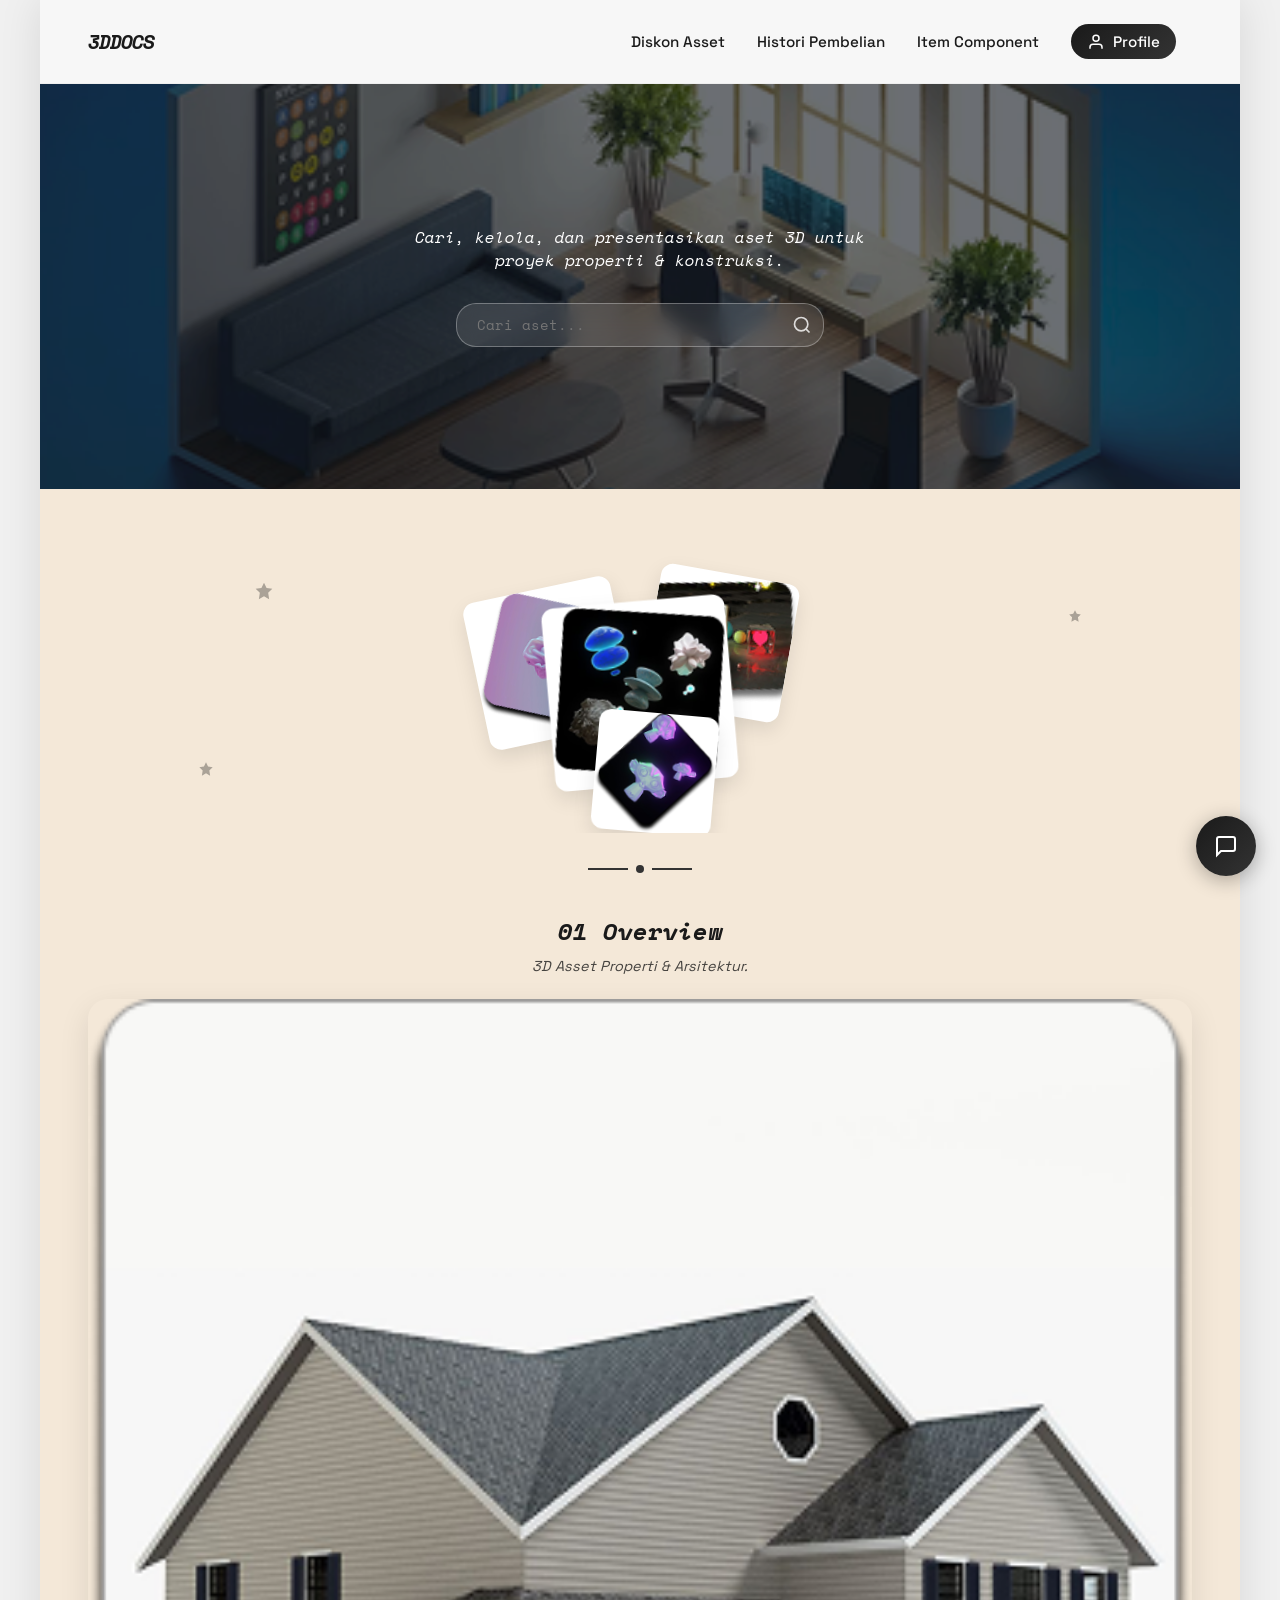
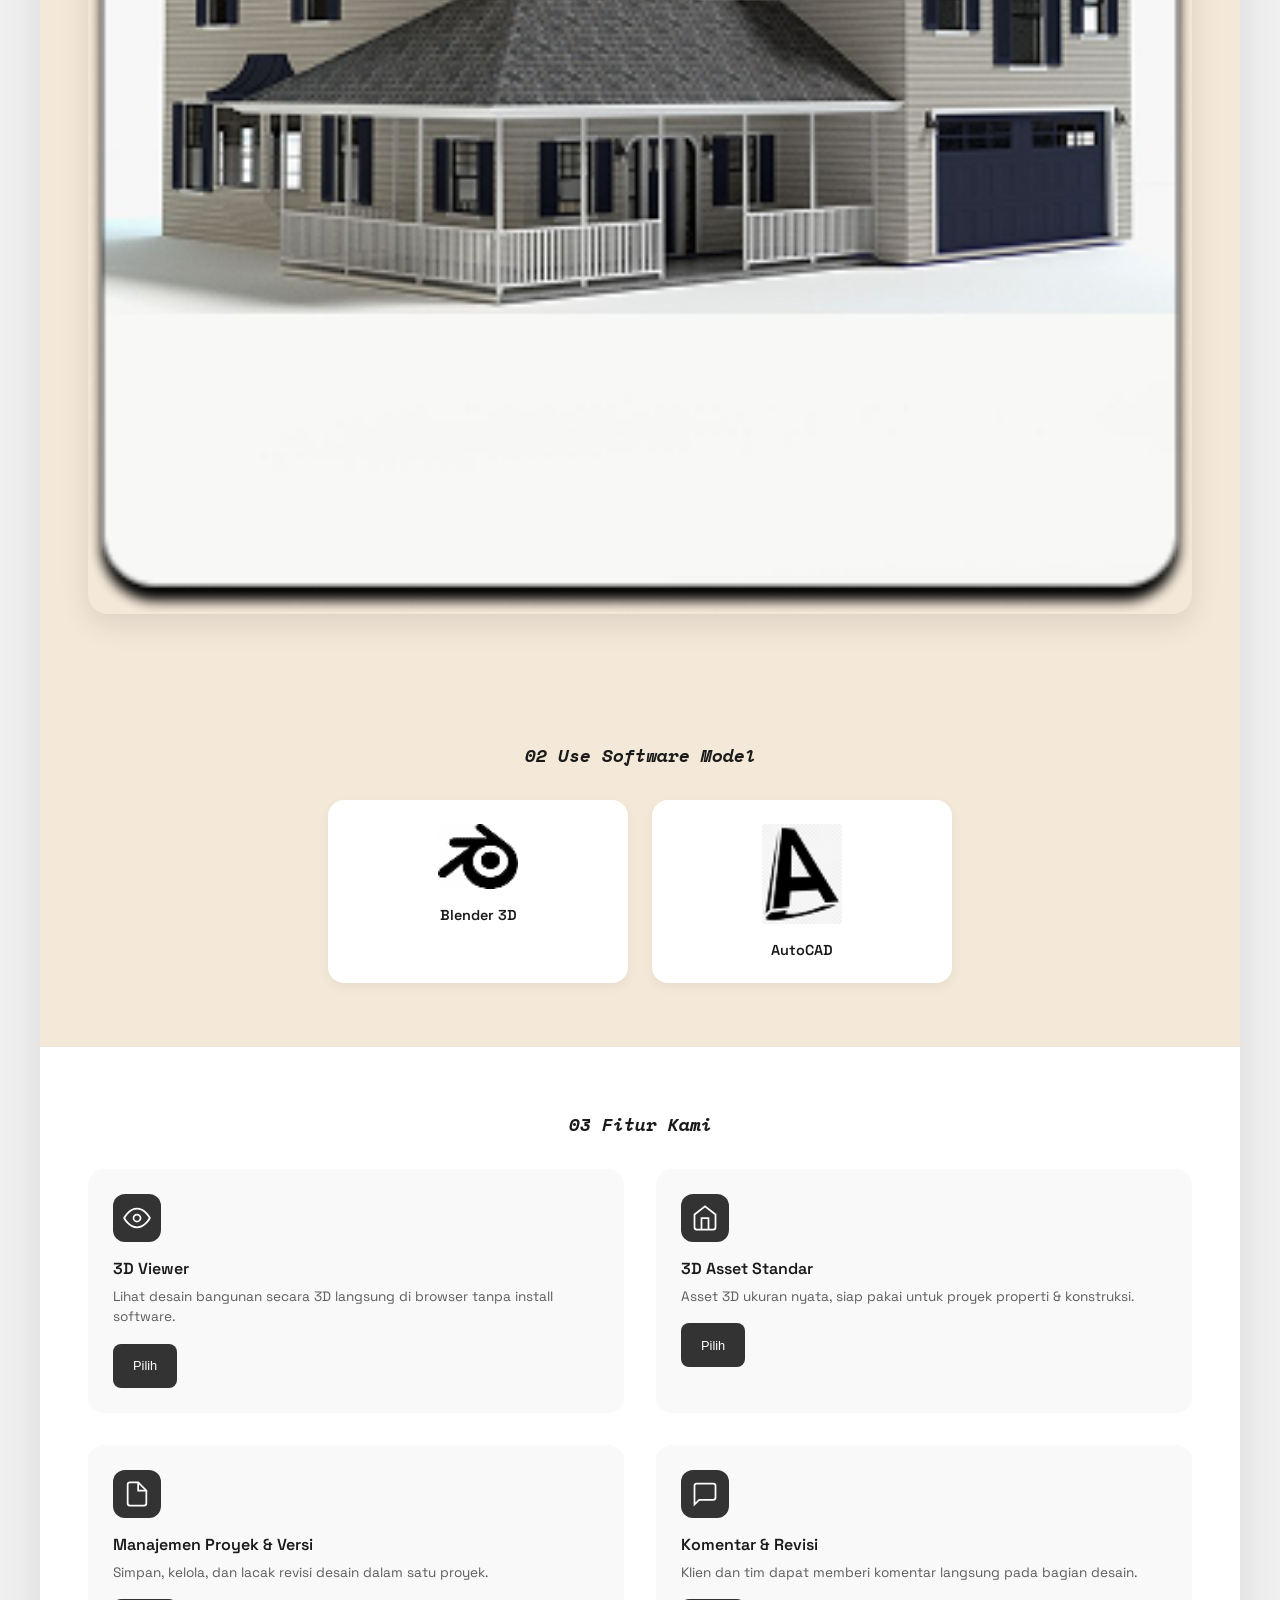
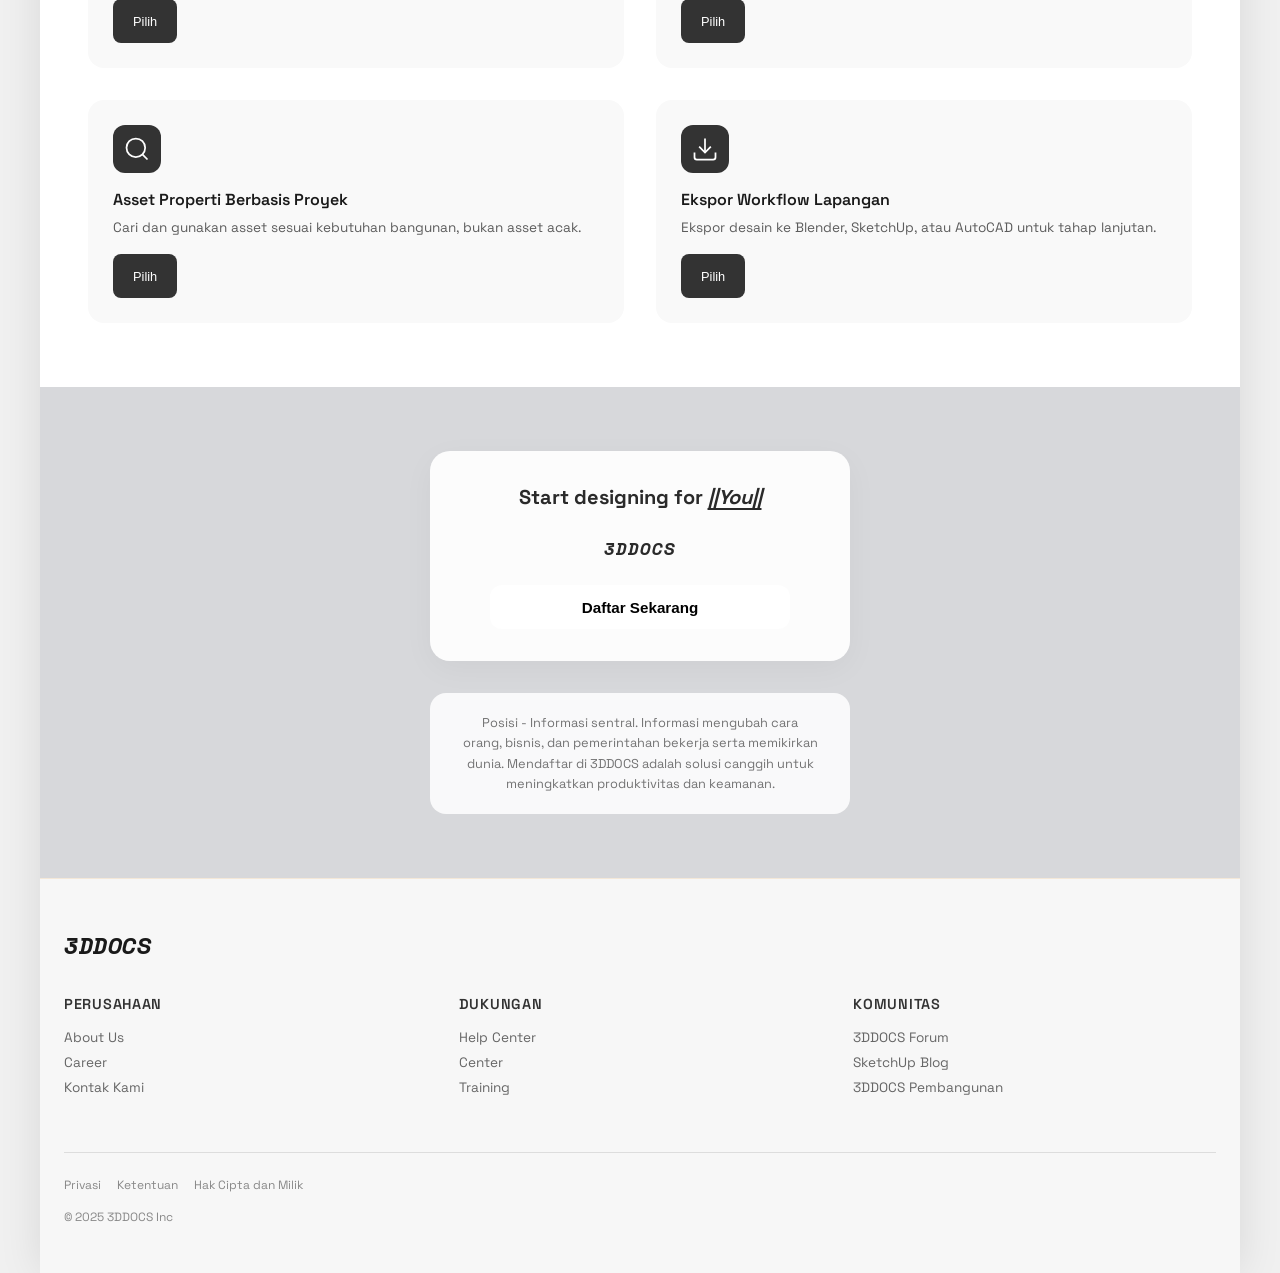
<file: Index Utama/index.html>
<!DOCTYPE html>
<html lang="id">
  <head>
    <meta charset="UTF-8" />
    <meta name="viewport" content="width=device-width, initial-scale=1.0" />
    <title>3DDOCS - Digital Asset Management for Property & Construction</title>
    <link rel="stylesheet" href="indexx.css" />
    <link
      href="https://fonts.googleapis.com/css2?family=Space+Grotesk:wght@300;400;500;600;700&family=Space+Mono:ital,wght@0,400;0,700;1,400&display=swap"
      rel="stylesheet"
    />
  </head>
  <body>
    <div class="site-wrapper">
       <!-- Header -->
       <header class="main-header">
         <div class="logo">3DDOCS</div>
         
         <!-- Desktop/Tablet Navigation -->
         <nav class="desktop-nav">
           <a href="../diskon/diskon.html" class="nav-link">Diskon Asset</a>
           <a href="../historypembelian/historypembelian.html" class="nav-link">Histori Pembelian</a>
           <a href="../itemcomponent/itemComponent.html" class="nav-link">Item Component</a>
           <a href="../pendaftaran/Pendaftaran.html" class="nav-link profile-link">
             <svg width="18" height="18" viewBox="0 0 24 24" fill="none" stroke="currentColor" stroke-width="2">
               <path d="M20 21v-2a4 4 0 0 0-4-4H8a4 4 0 0 0-4 4v2"/>
               <circle cx="12" cy="7" r="4"/>
             </svg>
             Profile
           </a>
         </nav>

         <!-- Mobile Navigation Controls -->
         <nav class="nav-controls">
           <button
             class="icon-btn menu-toggle"
             id="menuToggle"
             aria-label="Menu"
           >
             <svg
               width="24"
               height="24"
               viewBox="0 0 24 24"
               fill="none"
               stroke="currentColor"
               stroke-width="2"
               class="menu-icon"
             >
               <line x1="3" y1="12" x2="21" y2="12" />
               <line x1="3" y1="6" x2="21" y2="6" />
               <line x1="3" y1="18" x2="21" y2="18" />
             </svg>
           </button>
           <a href="../pendaftaran/Pendaftaran.html"
             ><button class="icon-btn profile" aria-label="Profile">
               <svg
                 width="20"
                 height="20"
                 viewBox="0 0 24 24"
                 fill="none"
                 stroke="currentColor"
                 stroke-width="2"
               >
                 <path d="M20 21v-2a4 4 0 0 0-4-4H8a4 4 0 0 0-4 4v2" />
                 <circle cx="12" cy="7" r="4" />
               </svg></button
           ></a>
         </nav>
       </header>

      <!-- Menu Overlay -->
      <div class="menu-overlay" id="menuOverlay"></div>

      <!-- Sidebar Menu -->
      <nav class="sidebar-menu" id="sidebarMenu">
        <div class="menu-header">
          <h3>Menu</h3>
          <button class="menu-close" id="menuClose" aria-label="Close Menu">
            <svg
              width="24"
              height="24"
              viewBox="0 0 24 24"
              fill="none"
              stroke="currentColor"
              stroke-width="2"
            >
              <line x1="18" y1="6" x2="6" y2="18" />
              <line x1="6" y1="6" x2="18" y2="18" />
            </svg>
          </button>
        </div>
        <ul class="menu-list">
          <li class="menu-item">
            <a href="../diskon/diskon.html" class="menu-link">
              <div class="menu-icon-wrapper">
                <svg
                  width="24"
                  height="24"
                  viewBox="0 0 24 24"
                  fill="none"
                  stroke="currentColor"
                  stroke-width="2"
                >
                  <path d="M12 2L2 7l10 5 10-5-10-5z" />
                  <path d="M2 17l10 5 10-5" />
                  <path d="M2 12l10 5 10-5" />
                </svg>
              </div>
              <span>Diskon Asset</span>
              <svg
                width="20"
                height="20"
                viewBox="0 0 24 24"
                fill="none"
                stroke="currentColor"
                stroke-width="2"
                class="arrow-icon"
              >
                <polyline points="9 18 15 12 9 6" />
              </svg>
            </a>
          </li>
          <li class="menu-item">
            <a
              href="../historypembelian/historypembelian.html"
              class="menu-link"
            >
              <div class="menu-icon-wrapper">
                <svg
                  width="24"
                  height="24"
                  viewBox="0 0 24 24"
                  fill="none"
                  stroke="currentColor"
                  stroke-width="2"
                >
                  <path
                    d="M14 2H6a2 2 0 0 0-2 2v16a2 2 0 0 0 2 2h12a2 2 0 0 0 2-2V8z"
                  />
                  <polyline points="14 2 14 8 20 8" />
                  <line x1="16" y1="13" x2="8" y2="13" />
                  <line x1="16" y1="17" x2="8" y2="17" />
                  <polyline points="10 9 9 9 8 9" />
                </svg>
              </div>
              <span>Histori Pembelian</span>
              <svg
                width="20"
                height="20"
                viewBox="0 0 24 24"
                fill="none"
                stroke="currentColor"
                stroke-width="2"
                class="arrow-icon"
              >
                <polyline points="9 18 15 12 9 6" />
              </svg>
            </a>
          </li>
          <li class="menu-item">
            <a href="../itemcomponent/itemComponent.html" class="menu-link">
              <div class="menu-icon-wrapper">
                <svg
                  width="24"
                  height="24"
                  viewBox="0 0 24 24"
                  fill="none"
                  stroke="currentColor"
                  stroke-width="2"
                >
                  <rect x="3" y="3" width="18" height="18" rx="2" ry="2" />
                  <line x1="9" y1="3" x2="9" y2="21" />
                  <line x1="15" y1="3" x2="15" y2="21" />
                  <line x1="3" y1="9" x2="21" y2="9" />
                  <line x1="3" y1="15" x2="21" y2="15" />
                </svg>
              </div>
              <span>Item Component</span>
              <svg
                width="20"
                height="20"
                viewBox="0 0 24 24"
                fill="none"
                stroke="currentColor"
                stroke-width="2"
                class="arrow-icon"
              >
                <polyline points="9 18 15 12 9 6" />
              </svg>
            </a>
          </li>
          <li class="menu-item">
            <a href="../pendaftaran/Pendaftaran.html" class="menu-link">
              <div class="menu-icon-wrapper">
                <svg
                  width="24"
                  height="24"
                  viewBox="0 0 24 24"
                  fill="none"
                  stroke="currentColor"
                  stroke-width="2"
                >
                  <path d="M20 21v-2a4 4 0 0 0-4-4H8a4 4 0 0 0-4 4v2" />
                  <circle cx="12" cy="7" r="4" />
                </svg>
              </div>
              <span>Profile</span>
              <svg
                width="20"
                height="20"
                viewBox="0 0 24 24"
                fill="none"
                stroke="currentColor"
                stroke-width="2"
                class="arrow-icon"
              >
                <polyline points="9 18 15 12 9 6" />
              </svg>
            </a>
          </li>
        </ul>
      </nav>

      <main>
        <!-- Hero Section -->
        <section class="hero-section">
          <div class="hero-bg">
            <img
              src="../Asset/Background 1.png"
              alt="3D Isometric Room"
              class="hero-image"
            />
            <div class="overlay"></div>
          </div>
          <div class="hero-content">
            <p class="tagline">
              Cari, kelola, dan presentasikan aset 3D untuk proyek properti &
              konstruksi.
            </p>
            <div class="search-container">
              <input
                type="text"
                placeholder="Cari aset..."
                class="search-input"
              />
              <button class="search-submit" aria-label="Cari">
                <svg
                  width="20"
                  height="20"
                  viewBox="0 0 24 24"
                  fill="none"
                  stroke="currentColor"
                  stroke-width="2"
                >
                  <circle cx="11" cy="11" r="8" />
                  <line x1="21" y1="21" x2="16.65" y2="16.65" />
                </svg>
              </button>
            </div>
          </div>
        </section>

        <!-- Overview Section -->
        <section class="body-section">
          <div class="assets-container">
            <svg
              class="star-deco star-1"
              width="20"
              height="20"
              viewBox="0 0 24 24"
              fill="black"
            >
              <path
                d="M12 2l3.09 6.26L22 9.27l-5 4.87L18.18 22 12 18.27 5.82 22 7 14.14 2 9.27l6.91-1.01L12 2z"
              />
            </svg>
            <svg
              class="star-deco star-2"
              width="16"
              height="16"
              viewBox="0 0 24 24"
              fill="black"
            >
              <path
                d="M12 2l3.09 6.26L22 9.27l-5 4.87L18.18 22 12 18.27 5.82 22 7 14.14 2 9.27l6.91-1.01L12 2z"
              />
            </svg>
            <svg
              class="star-deco star-3"
              width="14"
              height="14"
              viewBox="0 0 24 24"
              fill="black"
              style="top: 20%; right: 10%"
            >
              <path
                d="M12 2l3.09 6.26L22 9.27l-5 4.87L18.18 22 12 18.27 5.82 22 7 14.14 2 9.27l6.91-1.01L12 2z"
              />
            </svg>
            <div class="asset-card card-main">
              <img src="../Asset/Aset 1.png" alt="Asset" />
            </div>
            <div class="asset-card card-side-right">
              <img src="../Asset/Aset 2.png" alt="Asset" />
            </div>
            <div class="asset-card card-side-left">
              <img src="../Asset/Aset 3.png" alt="Asset" />
            </div>
            <div class="asset-card card-bottom">
              <img src="../Asset/Aset 4.png" alt="Asset" />
            </div>
          </div>

          <div class="section-divider">
            <span class="line"></span>
            <span class="dot"></span>
            <span class="line"></span>
          </div>

          <div class="overview-section">
            <div class="overview-text">
              <h2>01 Overview</h2>
              <p>3D Asset Properti & Arsitektur.</p>
            </div>
            <div class="overview-display">
              <img src="../Asset/Rumah 1.png" alt="Overview Display" />
              <div></div>
            </div>
          </div>
        </section>

        <!-- Software Section -->
        <section class="software-section">
          <div class="section-header">
            <h2>02 Use Software Model</h2>
          </div>
          <div class="software-grid">
            <div class="software-card">
              <div class="sw-icon">
                <img src="../Asset/Blender.png" alt="Blender" />
              </div>
              <h3>Blender 3D</h3>
            </div>
            <div class="software-card">
              <div class="sw-icon">
                <img src="../Asset/Autocad.png" alt="AutoCAD" />
              </div>
              <h3>AutoCAD</h3>
            </div>
          </div>
        </section>

        <!-- Features Section -->
        <section class="features-section">
          <div class="section-header">
            <h2>03 Fitur Kami</h2>
          </div>
          <div class="features-grid">
            <div class="feature-item">
              <div class="feature-icon">
                <svg
                  width="28"
                  height="28"
                  viewBox="0 0 24 24"
                  fill="none"
                  stroke="currentColor"
                  stroke-width="2"
                >
                  <path d="M1 12s4-8 11-8 11 8 11 8-4 8-11 8-11-8-11-8z" />
                  <circle cx="12" cy="12" r="3" />
                </svg>
              </div>
              <h3>3D Viewer</h3>
              <p>
                Lihat desain bangunan secara 3D langsung di browser tanpa
                install software.
              </p>
              <button class="pilih-btn">Pilih</button>
            </div>
            <div class="feature-item">
              <div class="feature-icon">
                <svg
                  width="28"
                  height="28"
                  viewBox="0 0 24 24"
                  fill="none"
                  stroke="currentColor"
                  stroke-width="2"
                >
                  <path d="M3 9l9-7 9 7v11a2 2 0 0 1-2 2H5a2 2 0 0 1-2-2z" />
                  <polyline points="9 22 9 12 15 12 15 22" />
                </svg>
              </div>
              <h3>3D Asset Standar</h3>
              <p>
                Asset 3D ukuran nyata, siap pakai untuk proyek properti &
                konstruksi.
              </p>
              <button class="pilih-btn">Pilih</button>
            </div>
            <div class="feature-item">
              <div class="feature-icon">
                <svg
                  width="28"
                  height="28"
                  viewBox="0 0 24 24"
                  fill="none"
                  stroke="currentColor"
                  stroke-width="2"
                >
                  <path
                    d="M13 2H6a2 2 0 0 0-2 2v16a2 2 0 0 0 2 2h12a2 2 0 0 0 2-2V9z"
                  />
                  <polyline points="13 2 13 9 20 9" />
                </svg>
              </div>
              <h3>Manajemen Proyek & Versi</h3>
              <p>Simpan, kelola, dan lacak revisi desain dalam satu proyek.</p>
              <button class="pilih-btn">Pilih</button>
            </div>
            <div class="feature-item">
              <div class="feature-icon">
                <svg
                  width="28"
                  height="28"
                  viewBox="0 0 24 24"
                  fill="none"
                  stroke="currentColor"
                  stroke-width="2"
                >
                  <path
                    d="M21 15a2 2 0 0 1-2 2H7l-4 4V5a2 2 0 0 1 2-2h14a2 2 0 0 1 2 2z"
                  />
                </svg>
              </div>
              <h3>Komentar & Revisi</h3>
              <p>
                Klien dan tim dapat memberi komentar langsung pada bagian
                desain.
              </p>
              <button class="pilih-btn">Pilih</button>
            </div>
            <div class="feature-item">
              <div class="feature-icon">
                <svg
                  width="28"
                  height="28"
                  viewBox="0 0 24 24"
                  fill="none"
                  stroke="currentColor"
                  stroke-width="2"
                >
                  <circle cx="11" cy="11" r="8" />
                  <line x1="21" y1="21" x2="16.65" y2="16.65" />
                </svg>
              </div>
              <h3>Asset Properti Berbasis Proyek</h3>
              <p>
                Cari dan gunakan asset sesuai kebutuhan bangunan, bukan asset
                acak.
              </p>
              <button class="pilih-btn">Pilih</button>
            </div>
            <div class="feature-item">
              <div class="feature-icon">
                <svg
                  width="28"
                  height="28"
                  viewBox="0 0 24 24"
                  fill="none"
                  stroke="currentColor"
                  stroke-width="2"
                >
                  <path d="M21 15v4a2 2 0 0 1-2 2H5a2 2 0 0 1-2-2v-4" />
                  <polyline points="7 10 12 15 17 10" />
                  <line x1="12" y1="15" x2="12" y2="3" />
                </svg>
              </div>
              <h3>Ekspor Workflow Lapangan</h3>
              <p>
                Ekspor desain ke Blender, SketchUp, atau AutoCAD untuk tahap
                lanjutan.
              </p>
              <button class="pilih-btn">Pilih</button>
            </div>
          </div>
        </section>

        <!-- CTA Section -->
        <section
          class="cta-section"
          style="
            background: url('https://images.unsplash.com/photo-1506744038136-46273834b3fb?auto=format&fit=crop&w=800&q=80')
              center/cover no-repeat;
            position: relative;
          "
        >
          <div class="cta-card">
            <h2>Start designing for <span>||You||</span></h2>
            <p class="brand-text">3DDOCS</p>
            <button class="cta-button">Daftar Sekarang</button>
          </div>
          <div class="info-block">
            <p>
              Posisi - Informasi sentral. Informasi mengubah cara orang, bisnis,
              dan pemerintahan bekerja serta memikirkan dunia. Mendaftar di
              3DDOCS adalah solusi canggih untuk meningkatkan produktivitas dan
              keamanan.
            </p>
          </div>
          <div class="cta-overlay"></div>
        </section>
      </main>

      <!-- Footer -->
      <footer class="main-footer">
        <div class="footer-top">
          <div class="footer-logo">3DDOCS</div>
          <div class="footer-links-grid">
            <div class="footer-col">
              <h4>Perusahaan</h4>
              <a href="#">About Us</a>
              <a href="#">Career</a>
              <a href="#">Kontak Kami</a>
            </div>
            <div class="footer-col">
              <h4>Dukungan</h4>
              <a href="#">Help Center</a>
              <a href="#">Center</a>
              <a href="#">Training</a>
            </div>
            <div class="footer-col">
              <h4>Komunitas</h4>
              <a href="#">3DDOCS Forum</a>
              <a href="#">SketchUp Blog</a>
              <a href="#">3DDOCS Pembangunan</a>
            </div>
          </div>
        </div>
        <div class="footer-bottom">
          <div class="legal">
            <a href="#">Privasi</a>
            <a href="#">Ketentuan</a>
            <a href="#">Hak Cipta dan Milik</a>
          </div>
          <div class="copyright">© 2025 3DDOCS Inc</div>
        </div>
      </footer>
    </div>

    <!-- Chatbot Widget -->
    <div class="chatbot-container">
      <button
        class="chatbot-toggle"
        id="chatbotToggle"
        aria-label="Toggle Chat"
      >
        <svg
          width="24"
          height="24"
          viewBox="0 0 24 24"
          fill="none"
          stroke="currentColor"
          stroke-width="2"
        >
          <path
            d="M21 15a2 2 0 0 1-2 2H7l-4 4V5a2 2 0 0 1 2-2h14a2 2 0 0 1 2 2z"
          />
        </svg>
      </button>

      <div class="chatbot-window" id="chatbotWindow">
        <div class="chatbot-header">
          <div class="chatbot-header-info">
            <h3>3DDOCS Assistant</h3>
            <span class="chatbot-status">Online</span>
          </div>
          <button
            class="chatbot-close"
            id="chatbotClose"
            aria-label="Close Chat"
          >
            <svg
              width="20"
              height="20"
              viewBox="0 0 24 24"
              fill="none"
              stroke="currentColor"
              stroke-width="2"
            >
              <line x1="18" y1="6" x2="6" y2="18" />
              <line x1="6" y1="6" x2="18" y2="18" />
            </svg>
          </button>
        </div>

        <div class="chatbot-messages" id="chatbotMessages">
          <div class="chatbot-message bot-message">
            <div class="message-content">
              <p>
                Halo! Selamat datang di 3DDOCS. Bagaimana saya bisa membantu
                Anda hari ini?
              </p>
            </div>
          </div>
        </div>

        <div class="chatbot-input-area">
          <input
            type="text"
            id="chatbotInput"
            class="chatbot-input"
            placeholder="Ketik pesan Anda..."
            autocomplete="off"
          />
          <button
            class="chatbot-send"
            id="chatbotSend"
            aria-label="Send Message"
          >
            <svg
              width="20"
              height="20"
              viewBox="0 0 24 24"
              fill="none"
              stroke="currentColor"
              stroke-width="2"
            >
              <line x1="22" y1="2" x2="11" y2="13" />
              <polygon points="22 2 15 22 11 13 2 9 22 2" />
            </svg>
          </button>
        </div>
      </div>
    </div>

    <script src="index.js"></script>
  </body>
</html>
</file>
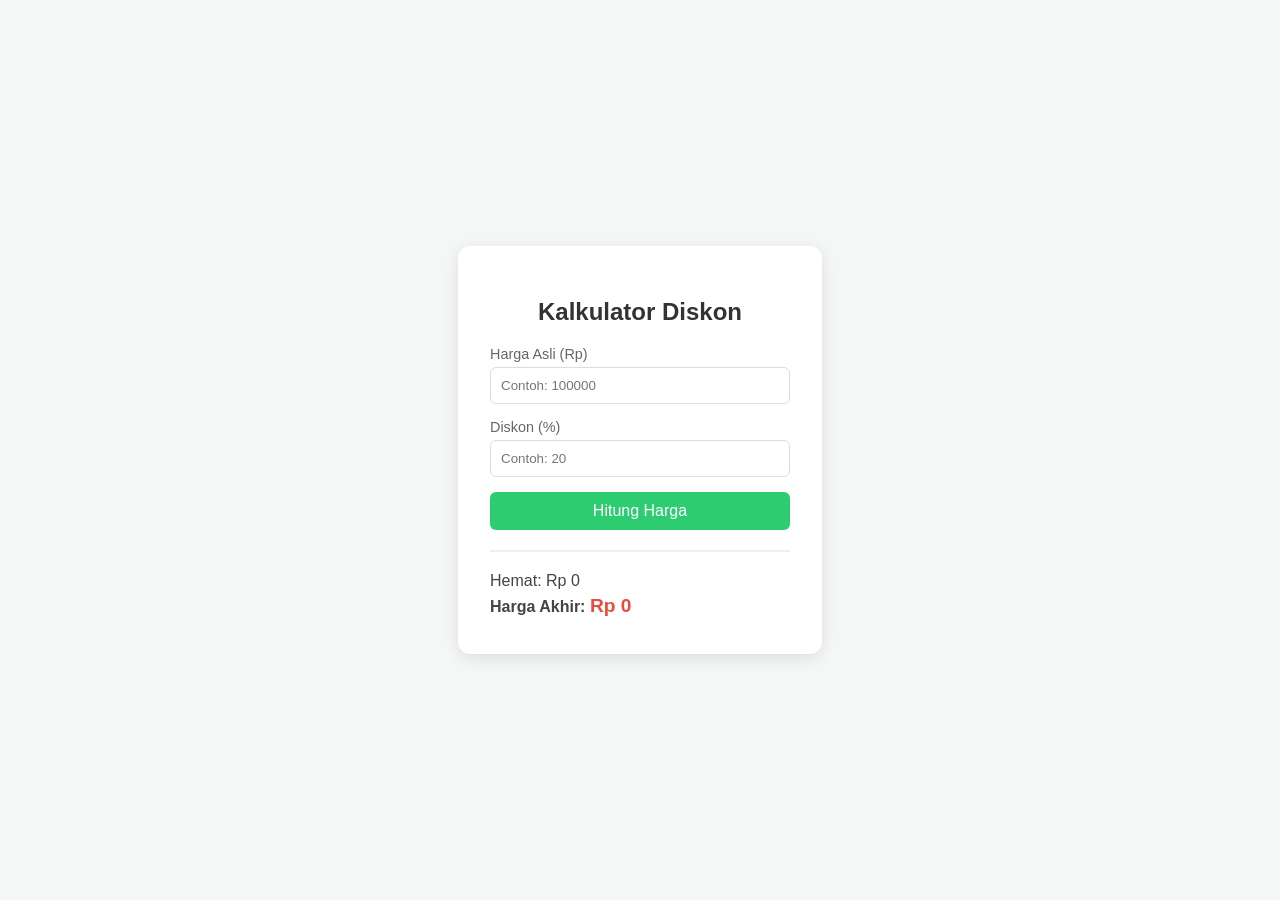
<file: diskon/diskon.html>
<!DOCTYPE html>
<html lang="en">
<head>
    <meta charset="UTF-8">
    <meta name="viewport" content="width=device-width, initial-scale=1.0">
    <title>Kalkulator Diskon</title>
    <link rel="stylesheet" href="diskon.css">
</head>
<body>

    <div class="container">
        <h2>Kalkulator Diskon</h2>
        
        <div class="input-group">
            <label>Harga Asli (Rp)</label>
            <input type="number" id="hargaAsli" placeholder="Contoh: 100000">
        </div>

        <div class="input-group">
            <label>Diskon (%)</label>
            <input type="number" id="persenDiskon" placeholder="Contoh: 20">
        </div>

        <button onclick="hitungDiskon()">Hitung Harga</button>

        <div class="result" id="hasil">
            <p>Hemat: <span id="hemat">Rp 0</span></p>
            <p><strong>Harga Akhir: <span id="hargaTotal">Rp 0</span></strong></p>
        </div>
    </div>

    <script src="diskon.js"></script>
</body>
</html>
</file>
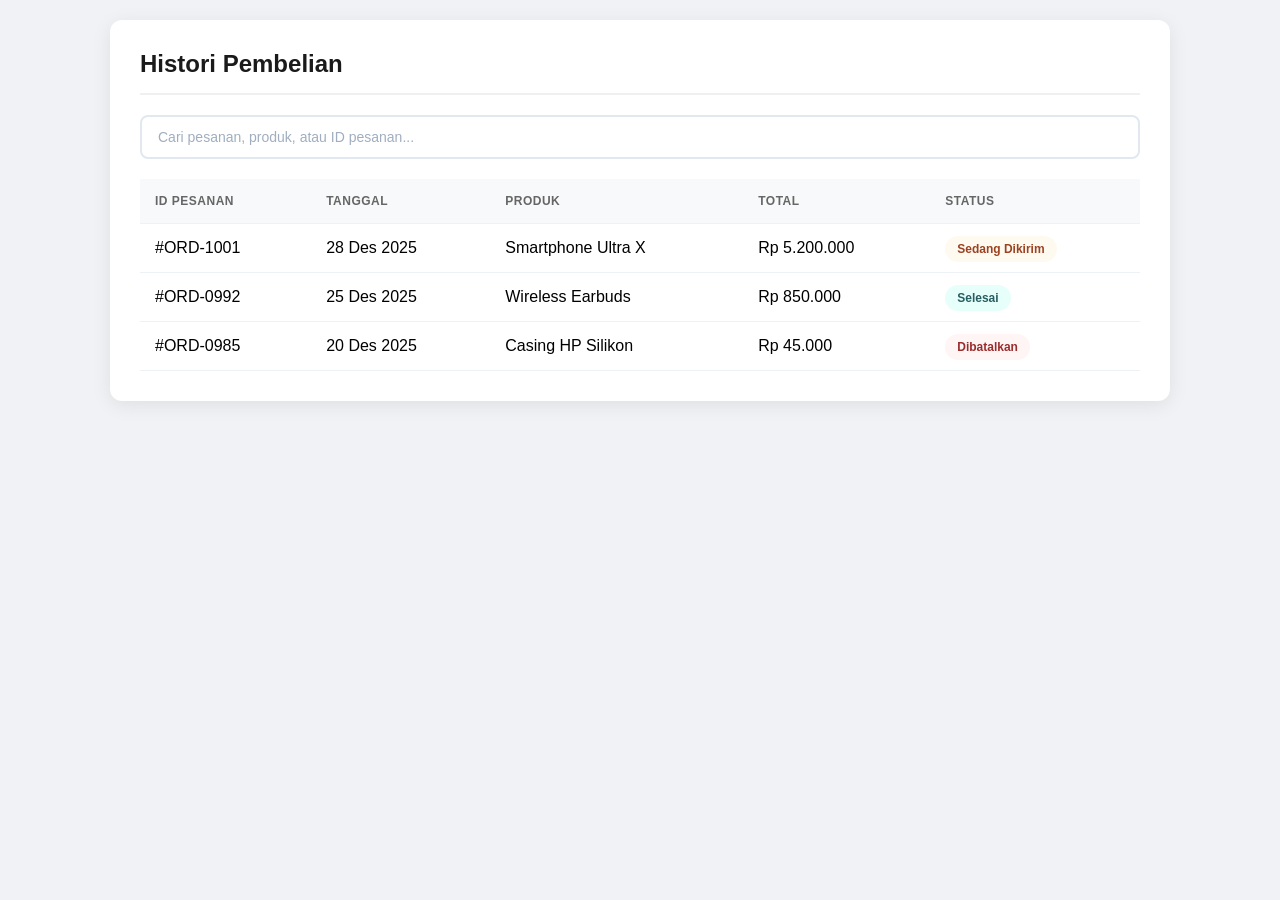
<file: historypembelian/historypembelian.html>
<!DOCTYPE html>
<html lang="id">
<head>
    <meta charset="UTF-8">
    <meta name="viewport" content="width=device-width, initial-scale=1.0">
    <title>Histori Pembelian</title>
    <link rel="stylesheet" href="historypembelian.css">
</head>
<body>

<div class="container">
    <h2>Histori Pembelian</h2>
    
    <div class="search-container">
        <input type="text" id="searchOrder" placeholder="Cari pesanan, produk, atau ID pesanan..." class="search-input">
    </div>
    
    <table id="purchaseTable">
        <thead>
            <tr>
                <th>ID Pesanan</th>
                <th>Tanggal</th>
                <th>Produk</th>
                <th>Total</th>
                <th>Status</th>
            </tr>
        </thead>
        <tbody>
            <tr>
                <td>#ORD-1001</td>
                <td>28 Des 2025</td>
                <td>Smartphone Ultra X</td>
                <td>Rp 5.200.000</td>
                <td><span class="status status-proses">Sedang Dikirim</span></td>
            </tr>
            <tr>
                <td>#ORD-0992</td>
                <td>25 Des 2025</td>
                <td>Wireless Earbuds</td>
                <td>Rp 850.000</td>
                <td><span class="status status-selesai">Selesai</span></td>
            </tr>
            <tr>
                <td>#ORD-0985</td>
                <td>20 Des 2025</td>
                <td>Casing HP Silikon</td>
                <td>Rp 45.000</td>
                <td><span class="status status-batal">Dibatalkan</span></td>
            </tr>
        </tbody>
    </table>
</div>


<script src="history.js"></script>

</body>
</html>
</file>
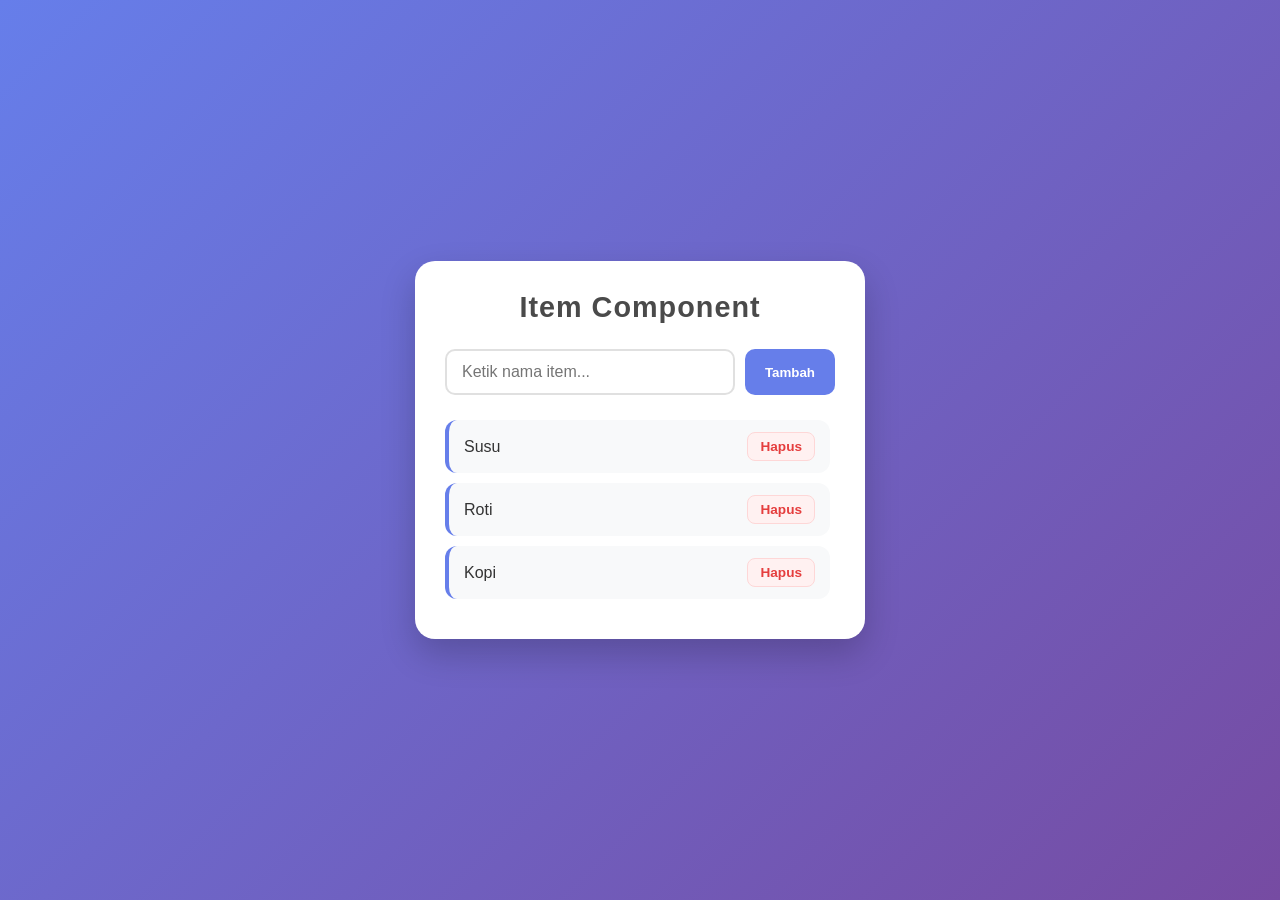
<file: itemcomponent/itemComponent.html>
<!DOCTYPE html>
<html lang="en">
<head>
    <meta charset="UTF-8">
    <meta name="viewport" content="width=device-width, initial-scale=1.0">
    <title>Item Component </title>
    <link rel="stylesheet" href="itemcomponent.css">
</head>
<body>
    <div id="app">
        <h1>Item Component </h1>
        <div class="input-group">
            <input type="text" id="itemInput" placeholder="Ketik nama item...">
            <button onclick="addItem()">Tambah</button>
        </div>

        <ul id="itemList"></ul>
    </div>

    <script src="itemcomponent.js"></script>
</body>
</html>
</file>
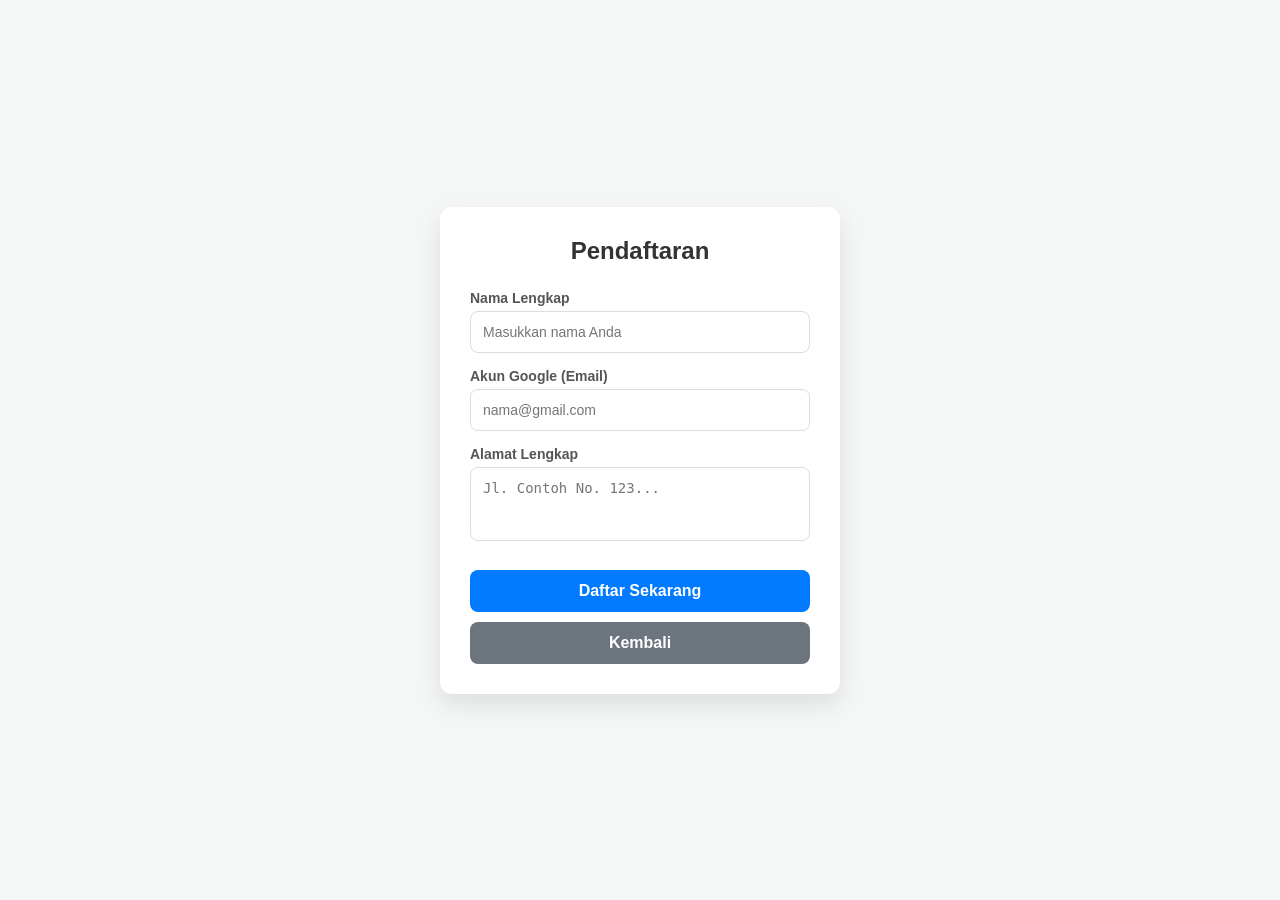
<file: pendaftaran/Pendaftaran.html>
<!DOCTYPE html>
<html lang="id">
  <head>
    <meta charset="UTF-8" />
    <meta name="viewport" content="width=device-width, initial-scale=1.0" />
    <title>Pendaftaran Akun</title>
    <link rel="stylesheet" href="pendaftaran.css" />
  </head>
  <body>
    <div class="container">
      <header>
        <h2>Pendaftaran</h2>
      </header>

      <main>
        <form action="#" method="POST">
          <div class="form-group">
            <label for="nama">Nama Lengkap</label>
            <input
              type="text"
              id="nama"
              name="nama"
              placeholder="Masukkan nama Anda"
              required
            />
          </div>

          <div class="form-group">
            <label for="email">Akun Google (Email)</label>
            <input
              type="email"
              id="email"
              name="email"
              placeholder="nama@gmail.com"
              required
            />
          </div>

          <div class="form-group">
            <label for="alamat">Alamat Lengkap</label>
            <textarea
              id="alamat"
              name="alamat"
              rows="3"
              placeholder="Jl. Contoh No. 123..."
              required
            ></textarea>
          </div>
          <div>
            <button type="submit">Daftar Sekarang</button>
            <a href="index.html"><button type="kembali">Kembali</button></a>
          </div>
        </form>
      </main>
    </div>
  </body>
</html>
</file>
<file: Index Utama/indexx.css>
/* Expanded styles to include full website sections with mobile-first and desktop-friendly responsiveness */
:root {
  --brand-dark: #0a0a0b;
  --brand-cream: #f4e8d8;
  --brand-accent: #333;
  --text-main: #1a1a1a;
  --white: #fff;
}
  
  * {
    margin: 0;
    padding: 0;
    box-sizing: border-box;
  }
  
  body {
    font-family: "Space Grotesk", sans-serif;
    background-color: #f0f0f0; /* Neutral background as requested */
    color: var(--text-main);
    overflow-x: hidden;
    display: flex;
    justify-content: center;
    -webkit-font-smoothing: antialiased;
    -moz-osx-font-smoothing: grayscale;
  }
  
  .site-wrapper {
    width: 100%;
    max-width: 100%;
    background-color: var(--white);
    min-height: 100vh;
    box-shadow: 0 0 40px rgba(0, 0, 0, 0.1);
    position: relative;
  }
  
  /* Header */
  .main-header {
    padding: 1rem 1.5rem;
    display: flex;
    justify-content: space-between;
    align-items: center;
    background-color: #f7f7f7;
    border-bottom: 1px solid #eee;
    position: sticky;
    top: 0;
    z-index: 100;
    width: 100%;
  }
  
  .logo {
    font-family: "Space Mono", monospace;
    font-weight: 700;
    font-style: italic;
    font-size: 1.25rem;
    letter-spacing: -0.05em;
  }
  
  .nav-controls {
    display: flex;
    gap: 0.75rem;
  }

  /* Desktop Navigation */
  .desktop-nav {
    display: none;
    align-items: center;
    gap: 2rem;
    flex: 1;
    justify-content: flex-end;
    margin-right: 1rem;
  }

  .nav-link {
    color: #1a1a1a;
    text-decoration: none;
    font-size: 0.95rem;
    font-weight: 500;
    padding: 0.5rem 0;
    position: relative;
    transition: color 0.3s ease;
    display: flex;
    align-items: center;
    gap: 0.5rem;
  }

  .nav-link::after {
    content: '';
    position: absolute;
    bottom: 0;
    left: 0;
    width: 0;
    height: 2px;
    background: linear-gradient(135deg, #1a1a1a 0%, #333 100%);
    transition: width 0.3s ease;
  }

  .nav-link:hover {
    color: #333;
  }

  .nav-link:hover::after {
    width: 100%;
  }

  .nav-link.profile-link {
    background: linear-gradient(135deg, #1a1a1a 0%, #333 100%);
    color: white;
    padding: 0.5rem 1rem;
    border-radius: 20px;
    transition: all 0.3s ease;
  }

  .nav-link.profile-link::after {
    display: none;
  }

  .nav-link.profile-link:hover {
    transform: translateY(-2px);
    box-shadow: 0 4px 12px rgba(26, 26, 26, 0.3);
  }

  .nav-link.profile-link svg {
    width: 18px;
    height: 18px;
  }
  
  .icon-btn {
    background: none;
    border: none;
    cursor: pointer;
    padding: 0.5rem;
    color: #333;
    min-width: 44px;
    min-height: 44px;
    display: flex;
    align-items: center;
    justify-content: center;
    touch-action: manipulation;
  }
  
  .icon-btn.profile {
    background-color: #333;
    color: white;
    border-radius: 50%;
    width: 2rem;
    height: 2rem;
    display: flex;
    align-items: center;
    justify-content: center;
  }

  .menu-icon {
    transition: transform 0.3s ease;
  }

  .menu-toggle.active .menu-icon {
    transform: rotate(90deg);
  }

  /* Menu Overlay */
  .menu-overlay {
    position: fixed;
    top: 0;
    left: 0;
    width: 100%;
    height: 100%;
    background: rgba(0, 0, 0, 0.5);
    backdrop-filter: blur(4px);
    z-index: 998;
    opacity: 0;
    visibility: hidden;
    transition: opacity 0.3s ease, visibility 0.3s ease;
  }

  .menu-overlay.active {
    opacity: 1;
    visibility: visible;
  }

  /* Sidebar Menu */
  .sidebar-menu {
    position: fixed;
    top: 0;
    right: -100%;
    width: 320px;
    max-width: 85vw;
    height: 100vh;
    background: linear-gradient(135deg, #ffffff 0%, #f8f9fa 100%);
    box-shadow: -4px 0 20px rgba(0, 0, 0, 0.15);
    z-index: 999;
    transition: right 0.4s cubic-bezier(0.68, -0.55, 0.265, 1.55);
    overflow-y: auto;
    display: flex;
    flex-direction: column;
  }

  .sidebar-menu.active {
    right: 0;
  }

  .menu-header {
    padding: 1.5rem;
    border-bottom: 1px solid #e5e7eb;
    display: flex;
    justify-content: space-between;
    align-items: center;
    background: linear-gradient(135deg, #1a1a1a 0%, #2a2a2a 100%);
    color: white;
    position: sticky;
    top: 0;
    z-index: 1;
  }

  .menu-header h3 {
    font-family: "Space Mono", monospace;
    font-style: italic;
    font-size: 1.25rem;
    font-weight: 700;
    margin: 0;
    letter-spacing: -0.02em;
  }

  .menu-close {
    background: rgba(255, 255, 255, 0.1);
    border: none;
    color: white;
    width: 36px;
    height: 36px;
    border-radius: 8px;
    cursor: pointer;
    display: flex;
    align-items: center;
    justify-content: center;
    transition: all 0.2s ease;
  }

  .menu-close:hover {
    background: rgba(255, 255, 255, 0.2);
    transform: rotate(90deg);
  }

  .menu-list {
    list-style: none;
    padding: 1.5rem 0;
    margin: 0;
    flex: 1;
  }

  .menu-item {
    margin: 0;
    opacity: 0;
    transform: translateX(20px);
    animation: slideInRight 0.4s ease forwards;
  }

  .menu-item:nth-child(1) {
    animation-delay: 0.1s;
  }

  .menu-item:nth-child(2) {
    animation-delay: 0.2s;
  }

  .menu-item:nth-child(3) {
    animation-delay: 0.3s;
  }

  .menu-item:nth-child(4) {
    animation-delay: 0.4s;
  }

  @keyframes slideInRight {
    to {
      opacity: 1;
      transform: translateX(0);
    }
  }

  .menu-link {
    display: flex;
    align-items: center;
    gap: 1rem;
    padding: 1.25rem 1.5rem;
    color: #1a1a1a;
    text-decoration: none;
    font-weight: 500;
    font-size: 0.95rem;
    transition: all 0.3s ease;
    position: relative;
    overflow: hidden;
  }

  .menu-link::before {
    content: '';
    position: absolute;
    left: 0;
    top: 0;
    width: 4px;
    height: 100%;
    background: linear-gradient(135deg, #1a1a1a 0%, #333 100%);
    transform: scaleY(0);
    transition: transform 0.3s ease;
  }

  .menu-link:hover::before,
  .menu-link:focus::before {
    transform: scaleY(1);
  }

  .menu-link:hover {
    background: linear-gradient(90deg, rgba(26, 26, 26, 0.05) 0%, transparent 100%);
    padding-left: 2rem;
    color: #1a1a1a;
  }

  .menu-link:active {
    transform: scale(0.98);
  }

  .menu-icon-wrapper {
    width: 40px;
    height: 40px;
    background: linear-gradient(135deg, #1a1a1a 0%, #333 100%);
    border-radius: 10px;
    display: flex;
    align-items: center;
    justify-content: center;
    color: white;
    transition: all 0.3s ease;
    flex-shrink: 0;
  }

  .menu-link:hover .menu-icon-wrapper {
    transform: scale(1.1) rotate(5deg);
    box-shadow: 0 4px 12px rgba(26, 26, 26, 0.3);
  }

  .menu-link span {
    flex: 1;
    transition: transform 0.3s ease;
  }

  .menu-link:hover span {
    transform: translateX(4px);
  }

  .arrow-icon {
    opacity: 0;
    transform: translateX(-10px);
    transition: all 0.3s ease;
    color: #666;
  }

  .menu-link:hover .arrow-icon {
    opacity: 1;
    transform: translateX(0);
  }
  
  /* Hero Section */
  .hero-section {
    position: relative;
    height: 40vh;
    min-height: 300px;
    max-height: 500px;
    background-color: #1a2a40;
    overflow: hidden;
    width: 100%;
  }
  
  .hero-bg {
    position: absolute;
    inset: 0;
  }
  
  .hero-image {
    width: 100%;
    height: 100%;
    object-fit: cover;
    /* Adjusted opacity and filter to better showcase the isometric room as a background */
    opacity: 0.8;
    filter: brightness(0.7);
  }
  
  .hero-content {
    position: relative;
    height: 100%;
    display: flex;
    flex-direction: column;
    justify-content: center;
    align-items: center;
    padding: 2rem;
    text-align: center;
    color: white;
  }
  
  .tagline {
    font-family: "Space Mono", monospace;
    font-style: italic;
    font-size: 0.85rem;
    line-height: 1.4;
    margin-bottom: 2rem;
    max-width: 280px;
    width: 100%;
    padding: 0 1rem;
  }
  
  .search-container {
    width: 100%;
    max-width: 260px;
    position: relative;
    padding: 0 1rem;
  }
  
  .search-input {
    width: 100%;
    height: 2.75rem;
    min-height: 44px;
    border-radius: 20px;
    border: 1px solid rgba(255, 255, 255, 0.3);
    background: rgba(255, 255, 255, 0.1);
    backdrop-filter: blur(10px);
    padding: 0 3rem 0 1.25rem;
    color: white;
    font-family: "Space Mono", monospace;
    font-size: 0.9rem;
    touch-action: manipulation;
  }
  
  /* Enhanced search input styles with focus effects and better contrast */
  .search-input:focus {
    outline: none;
    background: rgba(255, 255, 255, 0.2);
    border-color: rgba(255, 255, 255, 0.5);
    box-shadow: 0 0 15px rgba(255, 255, 255, 0.1);
  }
  
  .search-submit {
    position: absolute;
    right: 1rem;
    top: 50%;
    transform: translateY(-50%);
    background: none;
    border: none;
    color: white;
    opacity: 0.8;
    cursor: pointer;
    min-width: 44px;
    min-height: 44px;
    display: flex;
    align-items: center;
    justify-content: center;
    touch-action: manipulation;
  }
  
  /* Body / Assets */
  .body-section {
    background-color: var(--brand-cream);
    padding: 3rem 1.5rem;
    width: 100%;
  }
  
  .assets-container {
    height: 220px;
    min-height: 220px;
    position: relative;
    display: flex;
    justify-content: center;
    align-items: center;
    margin-bottom: 2rem;
    /* Added perspective to the container for a more dynamic card layout */
    perspective: 1000px;
    width: 100%;
    overflow: hidden;
  }
  
  .star-deco {
    position: absolute;
    opacity: 0.3;
    pointer-events: none;
  }
  .star-1 {
    top: 10%;
    left: 15%;
  }
  .star-2 {
    bottom: 20%;
    left: 10%;
  }
  
  .asset-card {
    position: absolute;
    background: white;
    border-radius: 12px;
    box-shadow: 0 8px 20px rgba(0, 0, 0, 0.1);
    overflow: hidden;
    transition: transform 0.3s ease, box-shadow 0.3s ease;
  }
  
  .asset-card img {
    width: 100%;
    height: 100%;
    object-fit: cover;
    display: block;
  }
  
  /* Refined card transformations to match the layered look in the design */
  .card-main {
    width: 140px;
    height: 140px;
    z-index: 10;
    transform: rotate(-5deg) translateZ(20px);
  }
  .card-side-right {
    width: 110px;
    height: 110px;
    transform: translate(60px, -40px) rotate(10deg);
    z-index: 5;
  }
  .card-side-left {
    width: 120px;
    height: 120px;
    transform: translate(-70px, -20px) rotate(-12deg);
    z-index: 8;
  }
  .card-bottom {
    width: 90px;
    height: 90px;
    transform: translate(10px, 60px) rotate(5deg);
    z-index: 12;
  }
  
  /* Added hover effect for asset cards to enhance interactivity */
  .asset-card:hover {
    transform: scale(1.05) rotate(0deg);
    z-index: 20;
    box-shadow: 0 15px 35px rgba(0, 0, 0, 0.2);
  }
  
  .section-divider {
    display: flex;
    align-items: center;
    justify-content: center;
    gap: 0.5rem;
    margin-bottom: 2.5rem;
  }
  
  .section-divider .line {
    height: 2px;
    width: 40px;
    background: #333;
  }
  .section-divider .dot {
    width: 8px;
    height: 8px;
    background: #333;
    border-radius: 50%;
  }
  
  .overview-text {
    text-align: center;
    margin-bottom: 1.5rem;
  }
  
  .overview-text h2 {
    font-family: "Space Mono", monospace;
    font-style: italic;
    font-size: 1.5rem;
    margin-bottom: 0.5rem;
  }
  
  .overview-text p {
    font-style: italic;
    opacity: 0.8;
    font-size: 0.9rem;
  }
  
  .overview-display {
    width: 100%;
    border-radius: 20px;
    overflow: hidden;
    box-shadow: 0 10px 30px rgba(0, 0, 0, 0.1);
  }
  
  .overview-display img {
    width: 100%;
    height: auto;
    display: block;
    object-fit: cover;
  }
  
  /* Software Section */
  .software-section {
    padding: 3rem 1.5rem;
    background: #f4e8d8;
    width: 100%;
  }
  
  .section-header h2 {
    font-family: "Space Mono", monospace;
    font-style: italic;
    font-size: 1.1rem;
    margin-bottom: 2rem;
    text-align: center;
  }
  
  .software-grid {
    display: flex;
    gap: 1.5rem;
    justify-content: center;
    flex-wrap: wrap;
  }
  
  .software-card {
    flex: 1;
    min-width: 150px;
    max-width: 250px;
    background: white;
    padding: 1.5rem;
    border-radius: 16px;
    text-align: center;
    box-shadow: 0 4px 12px rgba(0, 0, 0, 0.05);
  }
  
  .sw-icon img {
    margin-bottom: 0.75rem;
    width: 100%;
    max-width: 80px;
    height: auto;
  }
  .software-card h3 {
    font-size: 0.9rem;
    font-weight: 600;
  }
  
  /* Features Section */
  .features-section {
    padding: 3rem 1.5rem;
    background: var(--white);
    width: 100%;
  }
  
  .features-grid {
    display: grid;
    grid-template-columns: 1fr;
    gap: 1.5rem;
  }
  
  .feature-item {
    padding: 1.5rem;
    background: #f9f9f9;
    border-radius: 16px;
    /* Enhanced with transition and hover effect */
    transition: all 0.3s ease;
    border: 1px solid transparent;
  }
  
  /* Added hover state for feature cards */
  .feature-item:hover {
    background: #ffffff;
    border-color: #e0e0e0;
    box-shadow: 0 4px 16px rgba(0, 0, 0, 0.08);
    transform: translateY(-2px);
  }
  
  .feature-icon {
    /* Updated icon styling for SVG icons */
    width: 48px;
    height: 48px;
    display: flex;
    align-items: center;
    justify-content: center;
    background: #333;
    color: white;
    border-radius: 12px;
    margin-bottom: 1rem;
  }
  
  .feature-icon svg {
    stroke-width: 1.5;
  }
  
  .feature-item h3 {
    font-size: 1rem;
    margin-bottom: 0.5rem;
    font-weight: 600;
  }
  .feature-item p {
    font-size: 0.85rem;
    opacity: 0.7;
    margin-bottom: 1rem;
    line-height: 1.5;
  }
  
  .pilih-btn {
    background: #333;
    color: white;
    border: none;
    padding: 0.5rem 1.25rem;
    border-radius: 8px;
    font-size: 0.8rem;
    cursor: pointer;
    /* Added smooth transition */
    transition: all 0.2s ease;
    font-weight: 500;
    min-height: 44px; /* Touch-friendly */
    touch-action: manipulation;
  }
  
  /* Added hover and active states for buttons */
  .pilih-btn:hover {
    background: #1a1a1a;
    transform: translateY(-1px);
    box-shadow: 0 2px 8px rgba(0, 0, 0, 0.2);
  }
  
  .pilih-btn:active {
    transform: translateY(0);
  }
  
  /* CTA Section */
  .cta-section {
    padding: 3rem 1.5rem;
    background: #fdfdfd;
    width: 100%;
    position: relative;
  }

  .cta-overlay {
    position: absolute;
    inset: 0;
    background: rgba(18,29,46,0.17);
    z-index: 1;
    border-radius: 0;
    pointer-events: none;
  }

  .cta-card {
    background: rgba(255,255,255,0.93);
    border-radius: 20px;
    padding: 2rem;
    max-width: 420px;
    width: 100%;
    margin: 0 auto;
    box-shadow: 0 8px 32px rgba(0,0,0,0.04);
    position: relative;
    z-index: 2;
    text-align: center;
  }

  
  
  .cta-card h2 {
    font-size: 1.25rem;
    margin-bottom: 1.5rem;
    line-height: 1.4;
    color: #2a2a2a;
  }
  .cta-card h2 span {
    font-style: italic;
    /* Enhanced emphasis on "You" */
    font-weight: 700;
    text-decoration: underline;
    text-underline-offset: 4px;
    color: #2a2a2a;
  }
  .cta-card .brand-text {
    font-family: "Space Mono", monospace;
    font-style: italic;
    font-weight: 700;
    margin-bottom: 1.5rem;
    font-size: 1.1rem;
    letter-spacing: 0.05em;
    color: #2a2a2a;
  }
  
  .cta-button {
    background: white;
    color: black;
    border: none;
    padding: 0.75rem 2rem;
    border-radius: 12px;
    font-weight: 600;
    cursor: pointer;
    /* Added transition and hover effects */
    transition: all 0.3s ease;
    font-size: 0.95rem;
    min-height: 44px; /* Touch-friendly */
    touch-action: manipulation;
    width: 100%;
    max-width: 300px;
  }
  
  .cta-button:hover {
    background: #f0f0f0;
    transform: translateY(-2px);
    box-shadow: 0 4px 16px rgba(255, 255, 255, 0.3);
  }
  
  .cta-button:active {
    transform: translateY(0);
  }
  
  .info-block {
    background: rgba(255,255,255,0.85);
    border-radius: 16px;
    margin: 2rem auto 0;
    max-width: 420px;
    width: 100%;
    padding: 1.2rem 2rem;
    position: relative;
    z-index: 2;
    word-wrap: break-word;
    overflow-wrap: break-word;
  }

  .info-block p {
    font-size: 0.8rem;
    line-height: 1.6;
    opacity: 0.6;
    text-align: center;
    /* Improved readability */
    max-width: 100%;
    margin: 0 auto;
    padding: 0;
  }
  
  /* Footer */
  .main-footer {
    padding: 3rem 1.5rem;
    background: #f7f7f7;
    border-top: 1px solid #f4e8d8;
    width: 100%;
  }
  
  .footer-top {
    margin-bottom: 3rem;
  }
  .footer-logo {
    font-family: "Space Mono", monospace;
    font-weight: 700;
    font-size: 1.5rem;
    font-style: italic;
    margin-bottom: 2rem;
    /* Enhanced logo styling */
    letter-spacing: -0.02em;
    color: #1a1a1a;
  }
  
  .footer-links-grid {
    display: grid;
    grid-template-columns: 1fr;
    gap: 2rem;
  }
  
  .footer-col h4 {
    font-size: 0.9rem;
    margin-bottom: 1rem;
    text-transform: uppercase;
    letter-spacing: 0.05em;
    /* Improved heading styling */
    font-weight: 600;
    color: #333;
  }
  .footer-col a {
    display: block;
    color: #666;
    text-decoration: none;
    font-size: 0.85rem;
    margin-bottom: 0.5rem;
    /* Added transition for hover effects */
    transition: color 0.2s ease;
  }
  
  .footer-col a:hover {
    color: #1a1a1a;
    text-decoration: underline;
  }
  
  .footer-bottom {
    display: flex;
    flex-direction: column;
    gap: 1rem;
    border-top: 1px solid #ddd;
    padding-top: 1.5rem;
  }
  
  .legal {
    display: flex;
    gap: 1rem;
    flex-wrap: wrap;
  }
  .legal a {
    color: #888;
    text-decoration: none;
    font-size: 0.75rem;
    /* Added transition for legal links */
    transition: color 0.2s ease;
  }
  
  .legal a:hover {
    color: #555;
  }
  
  .copyright {
    color: #888;
    font-size: 0.75rem;
    /* Enhanced copyright styling */
    font-weight: 400;
  }
  
  /* Animations */
  .reveal-init {
    opacity: 0;
    transform: translateY(30px);
    transition: all 0.6s ease-out;
  }
  .reveal-active {
    opacity: 1;
    transform: translateY(0);
  }

  /* Chatbot Styles */
  .chatbot-container {
    position: fixed;
    bottom: 24px;
    right: 24px;
    z-index: 1000;
  }

  .chatbot-toggle {
    width: 60px;
    height: 60px;
    border-radius: 50%;
    background: linear-gradient(135deg, #1a1a1a 0%, #333 100%);
    border: none;
    color: white;
    cursor: pointer;
    box-shadow: 0 4px 20px rgba(0, 0, 0, 0.3);
    display: flex;
    align-items: center;
    justify-content: center;
    transition: all 0.3s ease;
  }

  .chatbot-toggle:hover {
    transform: scale(1.1);
    box-shadow: 0 6px 30px rgba(0, 0, 0, 0.4);
  }

  .chatbot-toggle:active {
    transform: scale(0.95);
  }

  .chatbot-window {
    position: absolute;
    bottom: 80px;
    right: 0;
    width: 360px;
    max-width: calc(100vw - 48px);
    height: 500px;
    background: white;
    border-radius: 20px;
    box-shadow: 0 8px 40px rgba(0, 0, 0, 0.2);
    display: none;
    flex-direction: column;
    overflow: hidden;
    animation: slideUp 0.3s ease;
  }

  .chatbot-window.active {
    display: flex;
  }

  @keyframes slideUp {
    from {
      opacity: 0;
      transform: translateY(20px);
    }
    to {
      opacity: 1;
      transform: translateY(0);
    }
  }

  .chatbot-header {
    background: linear-gradient(135deg, #1a1a1a 0%, #2a2a2a 100%);
    color: white;
    padding: 1rem 1.25rem;
    display: flex;
    justify-content: space-between;
    align-items: center;
  }

  .chatbot-header-info h3 {
    font-size: 1rem;
    font-weight: 600;
    margin-bottom: 0.25rem;
  }

  .chatbot-status {
    font-size: 0.75rem;
    opacity: 0.8;
    display: flex;
    align-items: center;
    gap: 0.5rem;
  }

  .chatbot-status::before {
    content: '';
    width: 8px;
    height: 8px;
    background: #4ade80;
    border-radius: 50%;
    display: inline-block;
    animation: pulse 2s infinite;
  }

  @keyframes pulse {
    0%, 100% {
      opacity: 1;
    }
    50% {
      opacity: 0.5;
    }
  }

  .chatbot-close {
    background: none;
    border: none;
    color: white;
    cursor: pointer;
    padding: 0.25rem;
    opacity: 0.8;
    transition: opacity 0.2s ease;
  }

  .chatbot-close:hover {
    opacity: 1;
  }

  .chatbot-messages {
    flex: 1;
    overflow-y: auto;
    padding: 1.25rem;
    background: #f9fafb;
    display: flex;
    flex-direction: column;
    gap: 1rem;
  }

  .chatbot-messages::-webkit-scrollbar {
    width: 6px;
  }

  .chatbot-messages::-webkit-scrollbar-track {
    background: #f1f1f1;
  }

  .chatbot-messages::-webkit-scrollbar-thumb {
    background: #ccc;
    border-radius: 3px;
  }

  .chatbot-messages::-webkit-scrollbar-thumb:hover {
    background: #aaa;
  }

  .chatbot-message {
    display: flex;
    animation: messageSlide 0.3s ease;
  }

  @keyframes messageSlide {
    from {
      opacity: 0;
      transform: translateY(10px);
    }
    to {
      opacity: 1;
      transform: translateY(0);
    }
  }

  .message-content {
    max-width: 75%;
    padding: 0.75rem 1rem;
    border-radius: 12px;
    font-size: 0.9rem;
    line-height: 1.5;
  }

  .bot-message .message-content {
    background: white;
    color: #1a1a1a;
    border: 1px solid #e5e7eb;
    border-radius: 12px 12px 12px 4px;
  }

  .user-message {
    justify-content: flex-end;
  }

  .user-message .message-content {
    background: linear-gradient(135deg, #1a1a1a 0%, #2a2a2a 100%);
    color: white;
    border-radius: 12px 12px 4px 12px;
  }

  .chatbot-input-area {
    padding: 1rem;
    background: white;
    border-top: 1px solid #e5e7eb;
    display: flex;
    gap: 0.75rem;
  }

  .chatbot-input {
    flex: 1;
    padding: 0.75rem 1rem;
    border: 1px solid #e5e7eb;
    border-radius: 12px;
    font-size: 0.9rem;
    font-family: "Space Grotesk", sans-serif;
    outline: none;
    transition: all 0.2s ease;
  }

  .chatbot-input:focus {
    border-color: #333;
    box-shadow: 0 0 0 3px rgba(51, 51, 51, 0.1);
  }

  .chatbot-send {
    width: 44px;
    height: 44px;
    background: linear-gradient(135deg, #1a1a1a 0%, #2a2a2a 100%);
    border: none;
    color: white;
    border-radius: 12px;
    cursor: pointer;
    display: flex;
    align-items: center;
    justify-content: center;
    transition: all 0.2s ease;
  }

  .chatbot-send:hover {
    transform: translateY(-2px);
    box-shadow: 0 4px 12px rgba(0, 0, 0, 0.2);
  }

  .chatbot-send:active {
    transform: translateY(0);
  }

  .chatbot-send:disabled {
    opacity: 0.5;
    cursor: not-allowed;
  }

  /* ===== RESPONSIVE MEDIA QUERIES ===== */
  /* Mobile-first approach: Base styles apply to mobile, then enhanced for larger screens */
  /* Breakpoints: 600px (mobile), 768px (tablet), 1024px (laptop), 1440px (desktop), 1920px (large desktop) */
  
  /* Extra small devices (phones, 0px - 600px) */
  @media (max-width: 600px) {
    .site-wrapper {
      max-width: 100%;
      border-radius: 0;
      box-shadow: none;
    }

    .main-header {
      padding: 0.75rem 1rem;
    }

    .desktop-nav {
      display: none !important;
    }

    .nav-controls {
      display: flex;
    }

    .logo {
      font-size: 1.1rem;
    }

    .hero-section {
      height: 35vh;
      min-height: 250px;
    }

    .tagline {
      font-size: 0.75rem;
      max-width: 100%;
      margin-bottom: 1.5rem;
    }

    .search-container {
      max-width: 100%;
    }

    .body-section,
    .software-section,
    .features-section,
    .cta-section {
      padding: 2rem 1rem;
    }

    .assets-container {
      height: 180px;
      min-height: 180px;
    }

    .card-main {
      width: 100px;
      height: 100px;
    }

    .card-side-right {
      width: 80px;
      height: 80px;
      transform: translate(40px, -30px) rotate(10deg);
    }

    .card-side-left {
      width: 90px;
      height: 90px;
      transform: translate(-50px, -15px) rotate(-12deg);
    }

    .card-bottom {
      width: 70px;
      height: 70px;
      transform: translate(5px, 45px) rotate(5deg);
    }

    .overview-text h2 {
      font-size: 1.25rem;
    }

    .section-header h2 {
      font-size: 1rem;
    }

    .software-card {
      min-width: 140px;
      padding: 1.25rem;
    }

    .features-grid {
      grid-template-columns: 1fr;
      gap: 1.25rem;
    }

    .feature-item {
      padding: 1.25rem;
    }

    .cta-card {
      padding: 1.5rem 1rem !important;
      margin-bottom: 1.5rem;
      max-width: 100%;
    }

    .cta-card h2 {
      font-size: 1.1rem;
    }

    .info-block {
      padding: 1rem !important;
      max-width: 100%;
    }

    .cta-overlay {
      border-radius: 0;
    }

    .footer-links-grid {
      grid-template-columns: 1fr;
      gap: 1.5rem;
    }

    .footer-bottom {
      flex-direction: column;
      gap: 1rem;
      text-align: center;
    }

    .legal {
      justify-content: center;
    }

    /* Chatbot responsive */
    .chatbot-container {
      bottom: 16px;
      right: 16px;
    }

    .chatbot-window {
      width: calc(100vw - 32px);
      height: 450px;
      bottom: 70px;
      right: 0;
    }

    .chatbot-toggle {
      width: 56px;
      height: 56px;
    }

    .sidebar-menu {
      width: 100%;
      max-width: 100vw;
    }

    .menu-link {
      padding: 1rem 1.25rem;
    }
  }

  /* Small devices (landscape phones, 601px - 768px) */
  @media (min-width: 601px) and (max-width: 768px) {
    .site-wrapper {
      max-width: 100%;
    }

    .main-header {
      padding: 1rem 1.5rem;
    }

    .desktop-nav {
      display: none !important;
    }

    .nav-controls {
      display: flex;
    }

    .hero-section {
      height: 38vh;
      min-height: 280px;
    }

    .tagline {
      font-size: 0.8rem;
      max-width: 320px;
    }

    .search-container {
      max-width: 300px;
    }

    .body-section,
    .software-section,
    .features-section,
    .cta-section {
      padding: 2.5rem 1.5rem;
    }

    .assets-container {
      height: 200px;
    }

    .card-main {
      width: 120px;
      height: 120px;
    }

    .card-side-right {
      width: 95px;
      height: 95px;
      transform: translate(50px, -35px) rotate(10deg);
    }

    .card-side-left {
      width: 105px;
      height: 105px;
      transform: translate(-60px, -18px) rotate(-12deg);
    }

    .card-bottom {
      width: 80px;
      height: 80px;
      transform: translate(8px, 52px) rotate(5deg);
    }

    .features-grid {
      grid-template-columns: 1fr;
    }

    .software-card {
      min-width: 160px;
      max-width: 220px;
    }

    .footer-links-grid {
      grid-template-columns: repeat(2, 1fr);
    }

    .cta-card {
      max-width: 90%;
    }

    .info-block {
      max-width: 90%;
    }

    .sidebar-menu {
      width: 300px;
    }
  }

  /* Medium devices (tablets, 769px - 1024px) */
  @media (min-width: 769px) and (max-width: 1024px) {
    .site-wrapper {
      max-width: 100%;
    }

    .main-header {
      padding: 1.25rem 2rem;
    }

    .desktop-nav {
      display: flex !important;
      gap: 1.5rem;
    }

    .nav-controls {
      display: none;
    }

    .nav-link {
      font-size: 0.9rem;
    }

    .hero-section {
      height: 40vh;
      min-height: 320px;
    }

    .tagline {
      font-size: 0.9rem;
      max-width: 400px;
    }

    .search-container {
      max-width: 350px;
    }

    .body-section,
    .software-section,
    .features-section,
    .cta-section {
      padding: 3rem 2rem;
    }

    .assets-container {
      height: 220px;
    }

    .card-main {
      width: 150px;
      height: 150px;
    }

    .card-side-right {
      width: 120px;
      height: 120px;
      transform: translate(70px, -45px) rotate(10deg);
    }

    .card-side-left {
      width: 130px;
      height: 130px;
      transform: translate(-80px, -25px) rotate(-12deg);
    }

    .card-bottom {
      width: 100px;
      height: 100px;
      transform: translate(12px, 70px) rotate(5deg);
    }

    .features-grid {
      grid-template-columns: repeat(2, 1fr);
      gap: 1.75rem;
    }

    .software-card {
      max-width: 280px;
    }

    .footer-links-grid {
      grid-template-columns: repeat(3, 1fr);
    }

    .chatbot-window {
      width: 400px;
    }

    .cta-card {
      max-width: 450px;
    }

    .info-block {
      max-width: 450px;
    }
  }

  /* Large devices (laptops, 1025px - 1440px) */
  @media (min-width: 1025px) and (max-width: 1440px) {
    .site-wrapper {
      max-width: 1200px;
      margin: 0 auto;
    }

    .main-header {
      padding: 1.5rem 3rem;
    }

    .desktop-nav {
      display: flex !important;
      gap: 2rem;
    }

    .nav-controls {
      display: none;
    }

    .hero-section {
      height: 45vh;
      min-height: 400px;
      max-height: 600px;
    }

    .tagline {
      font-size: 1rem;
      max-width: 500px;
    }

    .search-container {
      max-width: 400px;
    }

    .body-section,
    .software-section,
    .features-section,
    .cta-section {
      padding: 4rem 3rem;
    }

    .assets-container {
      height: 280px;
    }

    .card-main {
      width: 180px;
      height: 180px;
    }

    .card-side-right {
      width: 140px;
      height: 140px;
      transform: translate(80px, -50px) rotate(10deg);
    }

    .card-side-left {
      width: 150px;
      height: 150px;
      transform: translate(-90px, -30px) rotate(-12deg);
    }

    .card-bottom {
      width: 120px;
      height: 120px;
      transform: translate(15px, 80px) rotate(5deg);
    }

    .features-grid {
      grid-template-columns: repeat(2, 1fr);
      gap: 2rem;
    }

    .software-card {
      max-width: 300px;
    }

    .footer-links-grid {
      grid-template-columns: repeat(3, 1fr);
    }
  }

  /* Extra large devices (desktops, 1441px - 1920px) */
  @media (min-width: 1441px) and (max-width: 1920px) {
    .site-wrapper {
      max-width: 1400px;
      margin: 0 auto;
    }

    .main-header {
      padding: 1.5rem 3rem;
    }

    .desktop-nav {
      display: flex !important;
      gap: 2.5rem;
    }

    .nav-controls {
      display: none;
    }

    .hero-section {
      height: 50vh;
      min-height: 450px;
      max-height: 700px;
    }

    .tagline {
      font-size: 1.1rem;
      max-width: 600px;
    }

    .search-container {
      max-width: 450px;
    }

    .body-section,
    .software-section,
    .features-section,
    .cta-section {
      padding: 5rem 4rem;
    }

    .assets-container {
      height: 320px;
    }

    .card-main {
      width: 200px;
      height: 200px;
    }

    .card-side-right {
      width: 160px;
      height: 160px;
      transform: translate(100px, -60px) rotate(10deg);
    }

    .card-side-left {
      width: 170px;
      height: 170px;
      transform: translate(-110px, -40px) rotate(-12deg);
    }

    .card-bottom {
      width: 140px;
      height: 140px;
      transform: translate(20px, 100px) rotate(5deg);
    }

    .features-grid {
      grid-template-columns: repeat(3, 1fr);
      gap: 2.5rem;
    }

    .software-card {
      max-width: 350px;
    }

    .cta-card {
      padding: 3rem 2.5rem !important;
      max-width: 500px;
    }

    .info-block {
      max-width: 500px;
    }
  }

  /* Ultra-wide screens (1921px and up) */
  @media (min-width: 1921px) {
    .site-wrapper {
      max-width: 1600px;
      margin: 0 auto;
    }

    .desktop-nav {
      display: flex !important;
      gap: 3rem;
    }

    .nav-controls {
      display: none;
    }

    .main-header {
      padding: 1.75rem 4rem;
    }

    .hero-section {
      height: 55vh;
      min-height: 500px;
      max-height: 800px;
    }

    .tagline {
      font-size: 1.2rem;
      max-width: 700px;
    }

    .search-container {
      max-width: 500px;
    }

    .body-section,
    .software-section,
    .features-section,
    .cta-section {
      padding: 6rem 5rem;
    }

    .assets-container {
      height: 360px;
    }

    .card-main {
      width: 220px;
      height: 220px;
    }

    .card-side-right {
      width: 180px;
      height: 180px;
      transform: translate(120px, -70px) rotate(10deg);
    }

    .card-side-left {
      width: 190px;
      height: 190px;
      transform: translate(-130px, -50px) rotate(-12deg);
    }

    .card-bottom {
      width: 160px;
      height: 160px;
      transform: translate(25px, 120px) rotate(5deg);
    }

    .features-grid {
      grid-template-columns: repeat(3, 1fr);
      gap: 3rem;
    }

    .software-card {
      max-width: 400px;
    }

    .cta-card {
      padding: 4rem 3rem !important;
      max-width: 600px;
    }

    .info-block {
      max-width: 600px;
    }
  }
</file>
<file: diskon/diskon.css>
body {
  font-family: "Segoe UI", Tahoma, Geneva, Verdana, sans-serif;
  background-color: #f4f7f6;
  display: flex;
  justify-content: center;
  align-items: center;
  height: 100vh;
  margin: 0;
}

.container {
  background: white;
  padding: 2rem;
  border-radius: 12px;
  box-shadow: 0 4px 15px rgba(0, 0, 0, 0.1);
  width: 300px;
}

h2 {
  text-align: center;
  color: #333;
}

.input-group {
  margin-bottom: 15px;
}

label {
  display: block;
  margin-bottom: 5px;
  font-size: 0.9rem;
  color: #666;
}

input {
  width: 100%;
  padding: 10px;
  border: 1px solid #ddd;
  border-radius: 6px;
  box-sizing: border-box; /* Agar padding tidak merusak lebar */
}

button {
  width: 100%;
  padding: 10px;
  background-color: #2ecc71;
  color: white;
  border: none;
  border-radius: 6px;
  cursor: pointer;
  font-size: 1rem;
  transition: background 0.3s;
}

button:hover {
  background-color: #27ae60;
}

.result {
  margin-top: 20px;
  padding-top: 15px;
  border-top: 2px solid #eee;
}

.result p {
  margin: 5px 0;
  color: #444;
}

#hargaTotal {
  color: #e74c3c;
  font-size: 1.2rem;
}
</file>
<file: historypembelian/historypembelian.css>
/* style.css */
body {
    font-family: 'Segoe UI', Tahoma, Geneva, Verdana, sans-serif;
    background-color: #f0f2f5;
    margin: 0;
    padding: 20px;
    display: flex;
    justify-content: center;
}

.container {
    width: 100%;
    max-width: 1000px;
    background: #ffffff;
    padding: 30px;
    border-radius: 12px;
    box-shadow: 0 4px 20px rgba(0,0,0,0.08);
}

h2 {
    color: #1a1a1a;
    margin-top: 0;
    font-size: 24px;
    border-bottom: 2px solid #f0f0f0;
    padding-bottom: 15px;
}

.search-container {
    margin: 20px 0;
}

.search-input {
    width: 100%;
    padding: 12px 16px;
    border: 2px solid #e2e8f0;
    border-radius: 8px;
    font-size: 14px;
    font-family: 'Segoe UI', Tahoma, Geneva, Verdana, sans-serif;
    transition: border-color 0.3s ease, box-shadow 0.3s ease;
    box-sizing: border-box;
}

.search-input:focus {
    outline: none;
    border-color: #4299e1;
    box-shadow: 0 0 0 3px rgba(66, 153, 225, 0.1);
}

.search-input::placeholder {
    color: #a0aec0;
}

table {
    width: 100%;
    border-collapse: collapse;
    margin-top: 20px;
}

th {
    background-color: #f8f9fa;
    color: #666;
    font-weight: 600;
    text-transform: uppercase;
    font-size: 12px;
    letter-spacing: 0.5px;
}

th, td {
    text-align: left;
    padding: 15px;
    border-bottom: 1px solid #edf2f7;
}

tr:hover {
    background-color: #fcfcfc;
}

/* Label Status */
.status {
    padding: 6px 12px;
    border-radius: 20px;
    font-size: 12px;
    font-weight: 600;
}

.status-selesai {
    background-color: #e6fffa;
    color: #285e61;
}

.status-proses {
    background-color: #fffaf0;
    color: #9c4221;
}

.status-batal {
    background-color: #fff5f5;
    color: #9b2c2c;
}
</file>
<file: itemcomponent/itemcomponent.css>
/* Reset Dasar */
* {
    margin: 0;
    padding: 0;
    box-sizing: border-box;
}

body {
    font-family: 'Segoe UI', Tahoma, Geneva, Verdana, sans-serif;
    background: linear-gradient(135deg, #667eea 0%, #764ba2 100%);
    min-height: 100vh;
    display: flex;
    justify-content: center;
    align-items: center;
    color: #333;
}

/* Container Utama */
#app {
    background: #ffffff;
    width: 90%;
    max-width: 450px;
    padding: 30px;
    border-radius: 20px;
    box-shadow: 0 15px 35px rgba(0, 0, 0, 0.2);
    transition: transform 0.3s ease;
}

#app:hover {
    transform: translateY(-5px);
}

h1 {
    text-align: center;
    margin-bottom: 25px;
    color: #4a4a4a;
    font-size: 1.8rem;
    letter-spacing: 1px;
}

/* Area Input */
.input-group {
    display: flex;
    gap: 10px;
    margin-bottom: 25px;
}

input[type="text"] {
    flex: 1;
    padding: 12px 15px;
    border: 2px solid #e0e0e0;
    border-radius: 10px;
    outline: none;
    transition: border-color 0.3s ease;
    font-size: 1rem;
}

input[type="text"]:focus {
    border-color: #667eea;
}

button {
    padding: 12px 20px;
    background-color: #667eea;
    color: white;
    border: none;
    border-radius: 10px;
    cursor: pointer;
    font-weight: 600;
    transition: all 0.3s ease;
}

button:hover {
    background-color: #5a67d8;
    box-shadow: 0 4px 12px rgba(102, 126, 234, 0.4);
}

button:active {
    transform: scale(0.95);
}

/* Daftar Item */
#itemList {
    list-style: none;
    max-height: 300px;
    overflow-y: auto;
    padding-right: 5px;
}

/* Scrollbar Styling */
#itemList::-webkit-scrollbar {
    width: 5px;
}
#itemList::-webkit-scrollbar-thumb {
    background: #cbd5e0;
    border-radius: 10px;
}

li {
    background: #f8f9fa;
    margin-bottom: 10px;
    padding: 12px 15px;
    border-radius: 12px;
    display: flex;
    justify-content: space-between;
    align-items: center;
    animation: fadeIn 0.4s ease forwards;
    border-left: 4px solid #667eea;
}

@keyframes fadeIn {
    from { opacity: 0; transform: translateX(-10px); }
    to { opacity: 1; transform: translateX(0); }
}

/* Tombol Hapus Spesifik */
.delete-btn {
    background-color: #fff1f1;
    color: #e53e3e;
    padding: 6px 12px;
    font-size: 0.85rem;
    border-radius: 8px;
    border: 1px solid #fed7d7;
}

.delete-btn:hover {
    background-color: #e53e3e;
    color: white;
    box-shadow: 0 4px 10px rgba(229, 62, 62, 0.3);
}

/* Pesan Kosong (Opsional jika array kosong) */
.empty-msg {
    text-align: center;
    color: #a0aec0;
    margin-top: 20px;
    font-style: italic;
}
</file>
<file: pendaftaran/pendaftaran.css>
* {
  margin: 0;
  padding: 0;
  box-sizing: border-box;
}

body {
  font-family: "Segoe UI", Tahoma, Geneva, Verdana, sans-serif;
  background-color: #f4f7f6;
  display: flex;
  justify-content: center;
  align-items: center;
  min-height: 100vh;
}

.container {
  background-color: #ffffff;
  padding: 30px;
  border-radius: 12px;
  box-shadow: 0 10px 25px rgba(0, 0, 0, 0.1);
  width: 100%;
  max-width: 400px;
}

header h2 {
  text-align: center;
  color: #333;
  margin-bottom: 25px;
}

.form-group {
  margin-bottom: 15px;
}

label {
  display: block;
  font-size: 14px;
  font-weight: 600;
  color: #555;
  margin-bottom: 5px;
}

input[type="text"],
input[type="email"],
textarea {
  width: 100%;
  padding: 12px;
  border: 1px solid #ddd;
  border-radius: 8px;
  font-size: 14px;
  transition: border-color 0.3s ease;
}

input:focus,
textarea:focus {
  outline: none;
  border-color: #007bff;
}

textarea {
  resize: none;
}

button {
  width: 100%;
  padding: 12px;
  border: none;
  border-radius: 8px;
  font-size: 16px;
  font-weight: bold;
  cursor: pointer;
  transition: 0.3s;
  margin-top: 10px;
}

/* Tombol Daftar (Biru) */
button[type="submit"] {
  background-color: #007bff;
  color: white;
}

button[type="submit"]:hover {
  background-color: #0056b3;
}

a {
  text-decoration: none;
  display: block;
}

button[type="kembali"] {
  background-color: #6c757d;
  color: white;
}

button[type="kembali"]:hover {
  background-color: #5a6268;
}

@media (max-width: 480px) {
  .container {
    margin: 20px;
    padding: 20px;
  }
}
</file>
